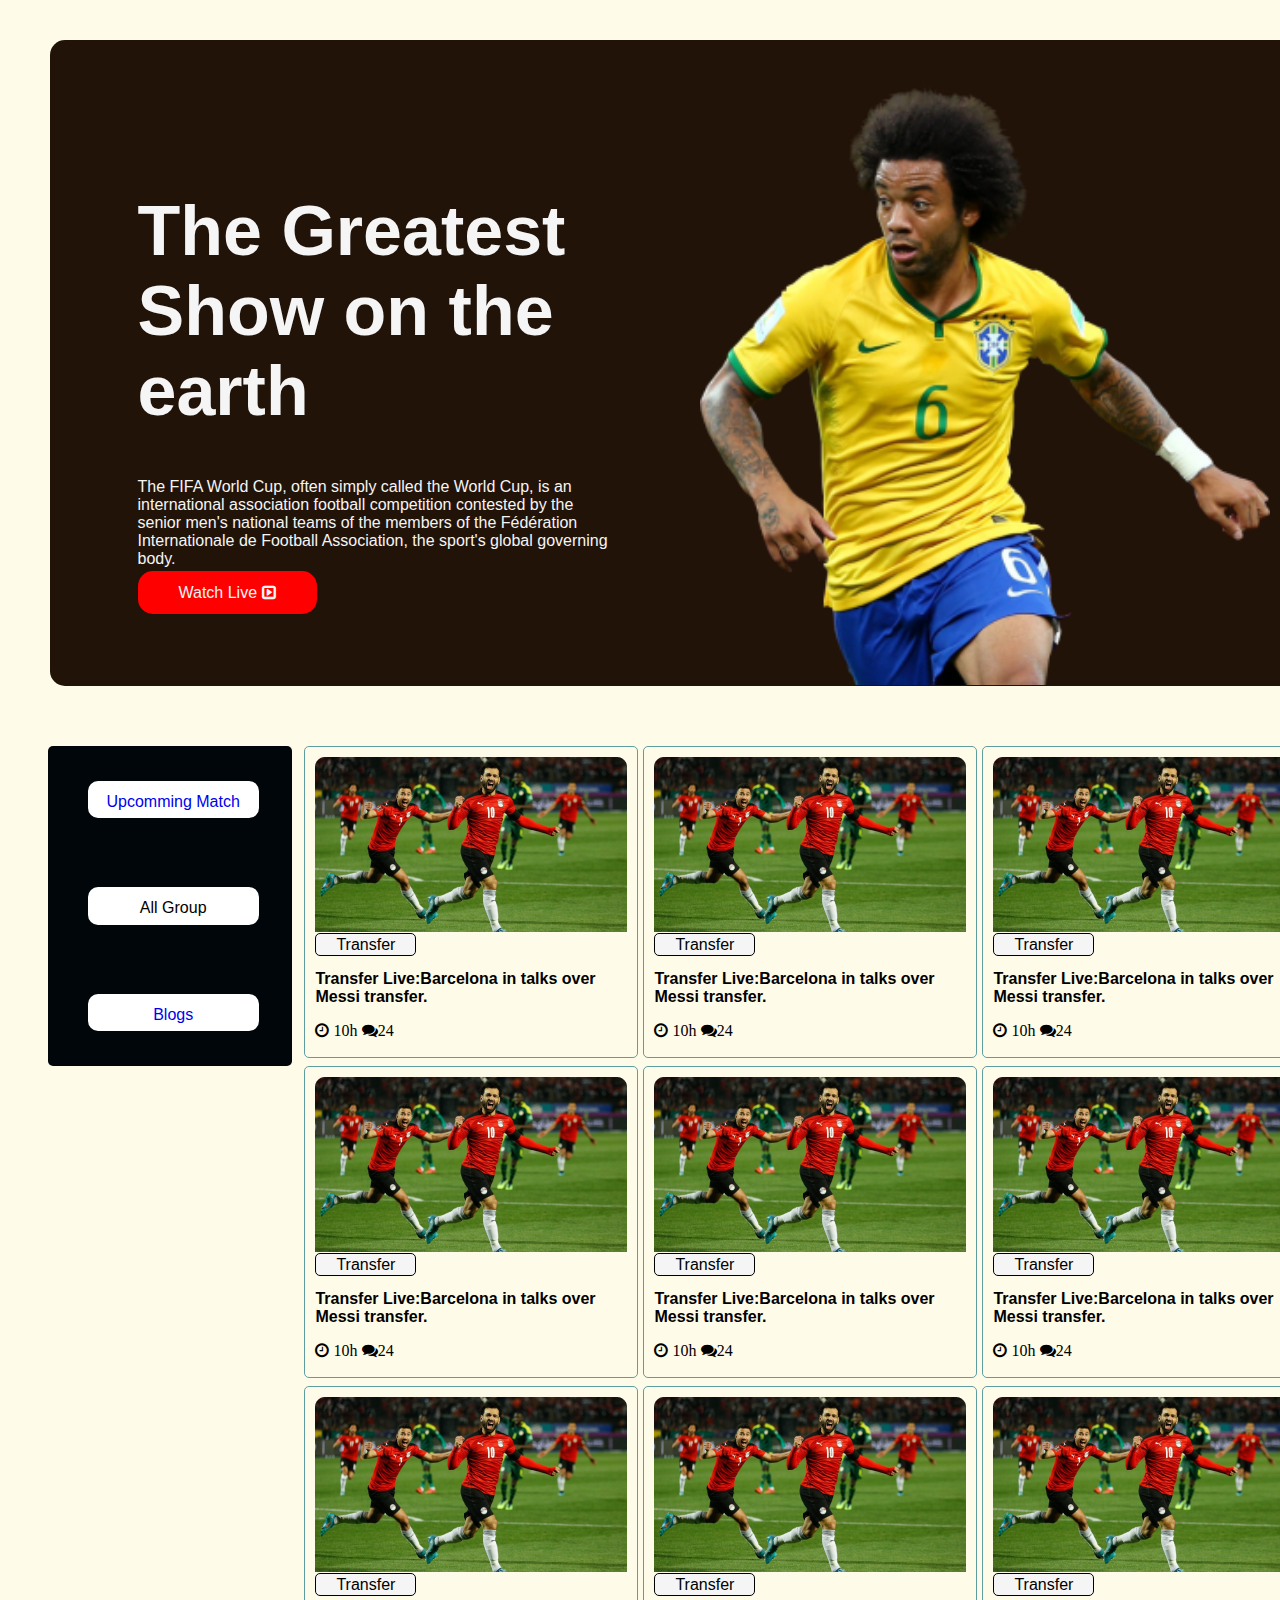
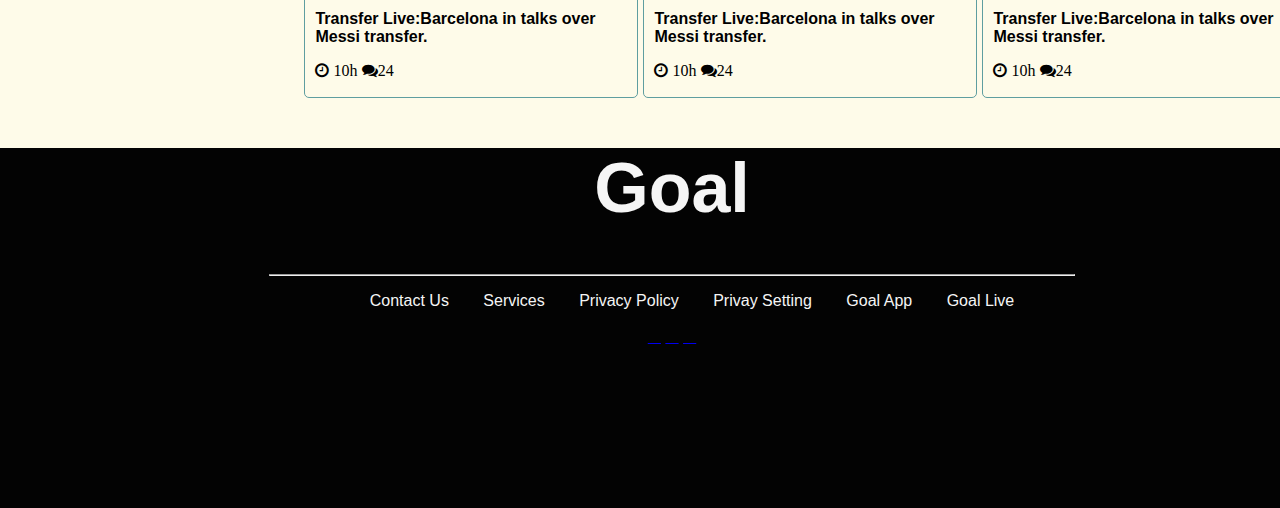
<file: index.html>
<!DOCTYPE html>
<html lang="en">
<head>
    <meta charset="UTF-8">
    <meta http-equiv="X-UA-Compatible" content="IE=edge">
    <meta name="viewport" content="width=device-width, initial-scale=1.0">
    <title>The WorldCup View</title>
    <link rel="preconnect" href="https://fonts.googleapis.com">
    <link rel="preconnect" href="https://fonts.gstatic.com" crossorigin>
    <link href="https://fonts.googleapis.com/css2?family
    =Poppins&family=Raleway:wght@300;400;500;600;700;900&display=swap" rel="stylesheet">

    <link rel="stylesheet" 
    href="https://cdnjs.cloudflare.com/ajax/libs/font-awesome/4.7.0/css/font-awesome.min.css">

    <link rel="stylesheet" type="text/css" href="style.css">

    <link rel="stylesheet" href="https://cdnjs.cloudflare.com/ajax/libs/font-awesome/6.1.1/css/all.min.css"
     integrity="sha512-KfkfwYDsLkIlwQp6LFnl8zNdLGxu9YAA1QvwINks4PhcElQSvqcyVLLD9aMhXd13uQjoXtEKNosOWaZqXgel0g==" 
     crossorigin="anonymous" referrerpolicy="no-referrer" />

<link rel="stylesheet" media="screen and (max-width: 768px)" href="tablet.css">

<link rel="stylesheet" media="screen and (max-width: 600px)" href="mobile.css">


</head>
<body>
    <container>




    <section class="main_section">

        <div class="half-side">
        
            <h1>The Greatest Show on the earth</h1>
            
            
            <p>The FIFA World Cup, often simply called the World Cup, is an international association football competition contested by the senior men's national teams of the members of the Fédération Internationale de Football Association, the sport's global governing body. </p>
            <a class="link-btn" target="_blank" href="">Watch Live <i class="fa fa-caret-square-o-right" aria-hidden="true"></i></a>
            
        </div>
        <div class="half-side">
            <img src="assets/Banner Image.png" alt="">
        </div>


    </section>

  

<section class="content">

    <div class="first-content">

   <div class="timing">
    
    <a  target="_blank" href="website2.html">Upcomming Match</a>
</div>
   <div class="timing">All Group</div>
   <div class="timing">

    <a  target="_blank" href="website2.html">Blogs</a>
   </div>


    </div>




<div class="second-fixed">

<div class="banner">

    <img src="assets/Blog Image.png" alt="">
    <a class="button" target="_blank" href="">Transfer</a>
    <p> <b>Transfer Live:Barcelona in talks over Messi transfer.</b></p>
    
        
        <i class="fa fa-clock-o" aria-hidden="true"> 10h</i>
        <i class="fa fa-comments" aria-hidden="true">24</i> 
    


</div>
<div class="banner">

    <img src="assets/Blog Image.png" alt="">
    <a class="button" target="_blank" href="">Transfer</a>
    <p><b>Transfer Live:Barcelona in talks over Messi transfer.</b></p>
    <i class="fa fa-clock-o" aria-hidden="true"> 10h</i>
        <i class="fa fa-comments" aria-hidden="true">24</i>
</div>
<div class="banner">

    <img src="assets/Blog Image.png" alt="">
    <a class="button" target="_blank" href="">Transfer</a>
    <p><b>Transfer Live:Barcelona in talks over Messi transfer.</b></p>
    <i class="fa fa-clock-o" aria-hidden="true"> 10h</i>
        <i class="fa fa-comments" aria-hidden="true">24</i>
</div>
<div class="banner">

    <img src="assets/Blog Image.png" alt="">
    <a class="button" target="_blank" href="">Transfer</a>
    <p><b>Transfer Live:Barcelona in talks over Messi transfer.</b></p>
    <i class="fa fa-clock-o" aria-hidden="true"> 10h</i>
        <i class="fa fa-comments" aria-hidden="true">24</i>
</div>
<div class="banner">

    <img src="assets/Blog Image.png" alt="">
    <a class="button" target="_blank" href="">Transfer</a>
    <p><b>Transfer Live:Barcelona in talks over Messi transfer.</b></p>
    <i class="fa fa-clock-o" aria-hidden="true"> 10h</i>
        <i class="fa fa-comments" aria-hidden="true">24</i>
</div>
<div class="banner">

    <img src="assets/Blog Image.png" alt="">
    <a class="button" target="_blank" href="">Transfer</a>
    <p><b>Transfer Live:Barcelona in talks over Messi transfer.</b></p>
    <i class="fa fa-clock-o" aria-hidden="true"> 10h</i>
        <i class="fa fa-comments" aria-hidden="true">24</i>
</div>

<div class="banner">

    <img src="assets/Blog Image.png" alt="">
    <a class="button" target="_blank" href="">Transfer</a>
    <p><b>Transfer Live:Barcelona in talks over Messi transfer.</b></p>
    <i class="fa fa-clock-o" aria-hidden="true"> 10h</i>
        <i class="fa fa-comments" aria-hidden="true">24</i>
</div>
<div class="banner">

    <img src="assets/Blog Image.png" alt="">
    <a class="button" target="_blank" href="">Transfer</a>
    <p><b>Transfer Live:Barcelona in talks over Messi transfer.</b></p>
    <i class="fa fa-clock-o" aria-hidden="true"> 10h</i>
        <i class="fa fa-comments" aria-hidden="true">24</i>
</div>
<div class="banner">

    <img src="assets/Blog Image.png" alt="">
    <a class="button" target="_blank" href="">Transfer</a>
    <p><b>Transfer Live:Barcelona in talks over Messi transfer.</b></p>
    <i class="fa fa-clock-o" aria-hidden="true"> 10h</i>
        <i class="fa fa-comments" aria-hidden="true">24</i>
</div>






</div>





</section>

<footer>
<h1>Goal</h1><hr/>
<div class="footer-content">

    <ul>

         <li class="footer-content1"><a href="#" target="_blank">Contact Us</a></li>
         <li class="footer-content2"><a href="#">Services</a></li>        
         <li class="footer-content3"><a href="#">Privacy Policy</a></li>
         <li class="footer-content4"><a href="#">Privay Setting</a></li>
         <li class="footer-content5"><a href="#">Goal App</a></li>
         <li class="footer-content5"><a href="#">Goal Live</a></li>
    </ul>
  </div>
  <div class="social">
    
    
    <a href="https:///www.facebook.com/mdrasell.khan/" target="_blank"><i class="fab fa-facebook-f"></i></a>
    <a href="https:////www.instagram.com/mohiuudin_rashel_shah/" target="_blank"><i class="fab fa-instagram"></i></a>
    <a href="https://www.linkedin.com/in/md-rashel-9bb32121b/" target="_blank"><i class="fab fa-linkedin"></i></a>
    
    

</div>

</footer>






    </container>
</body>
</html>
</file>
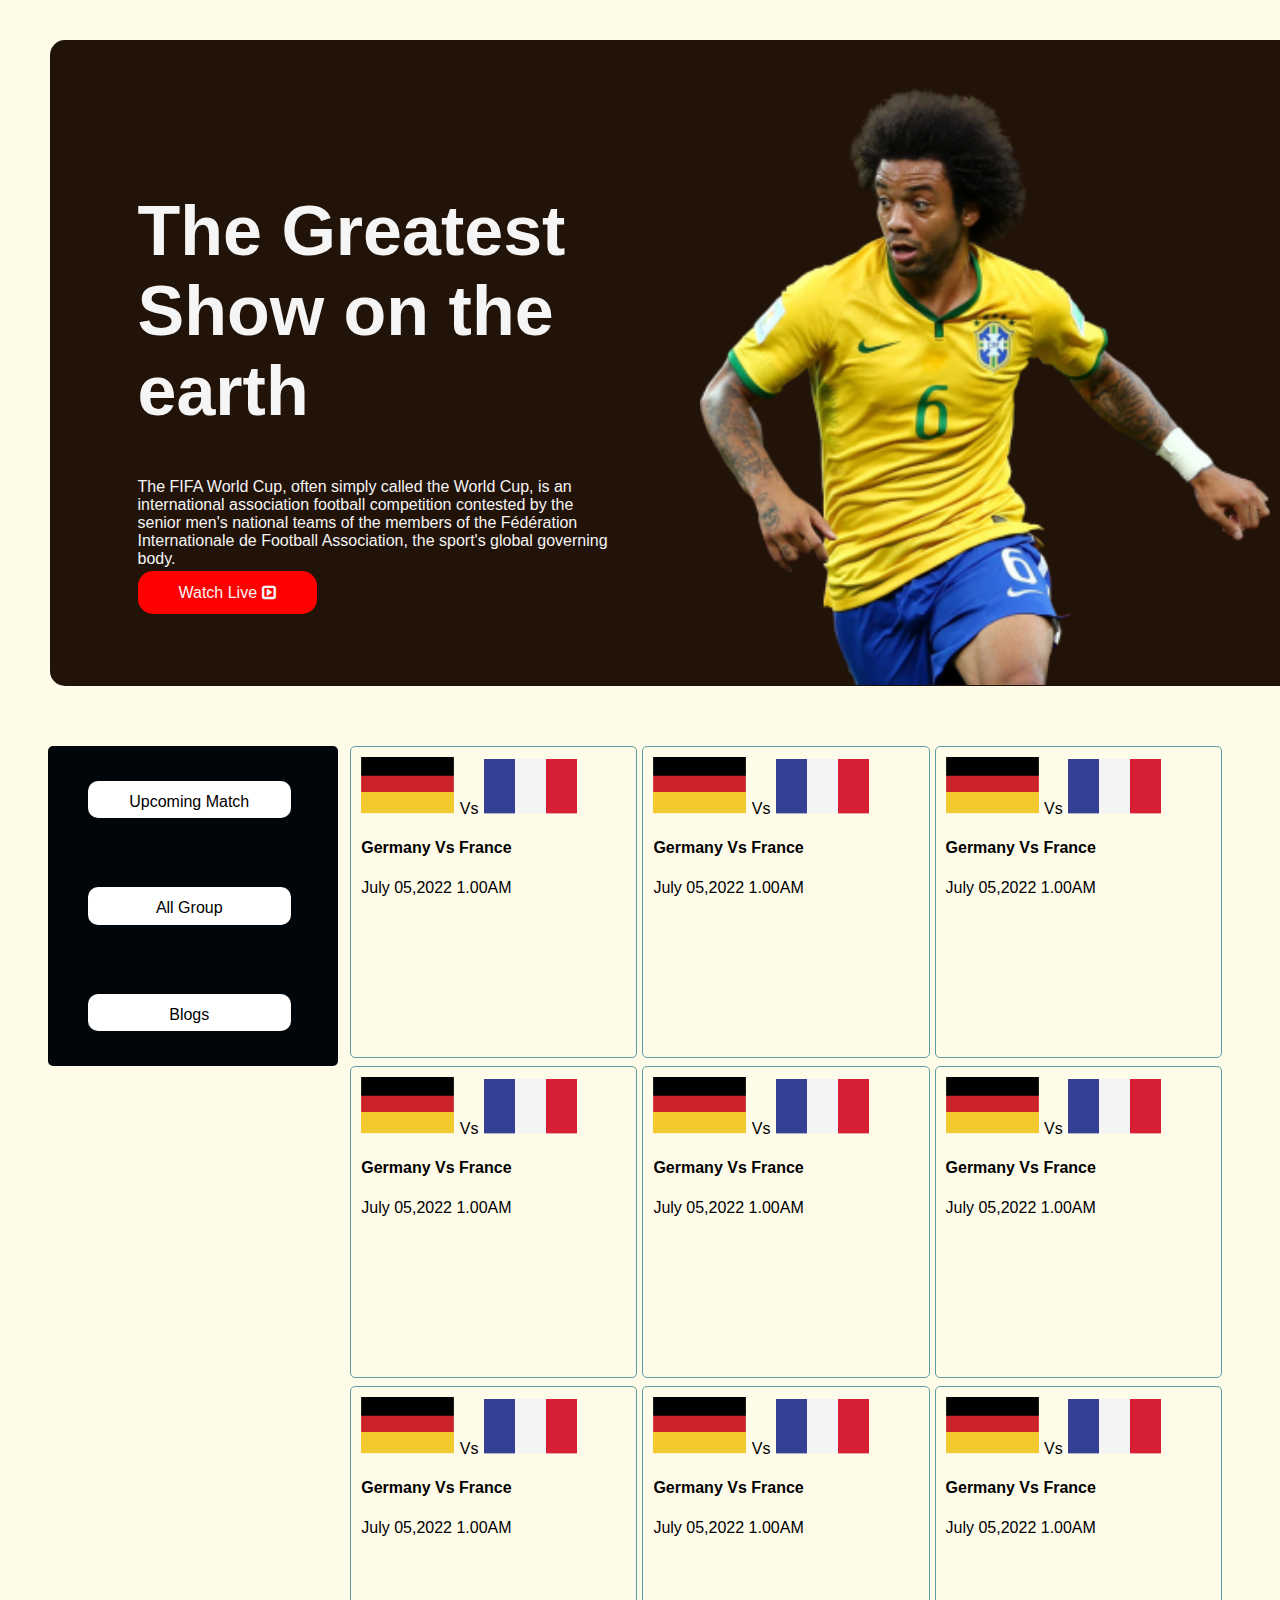
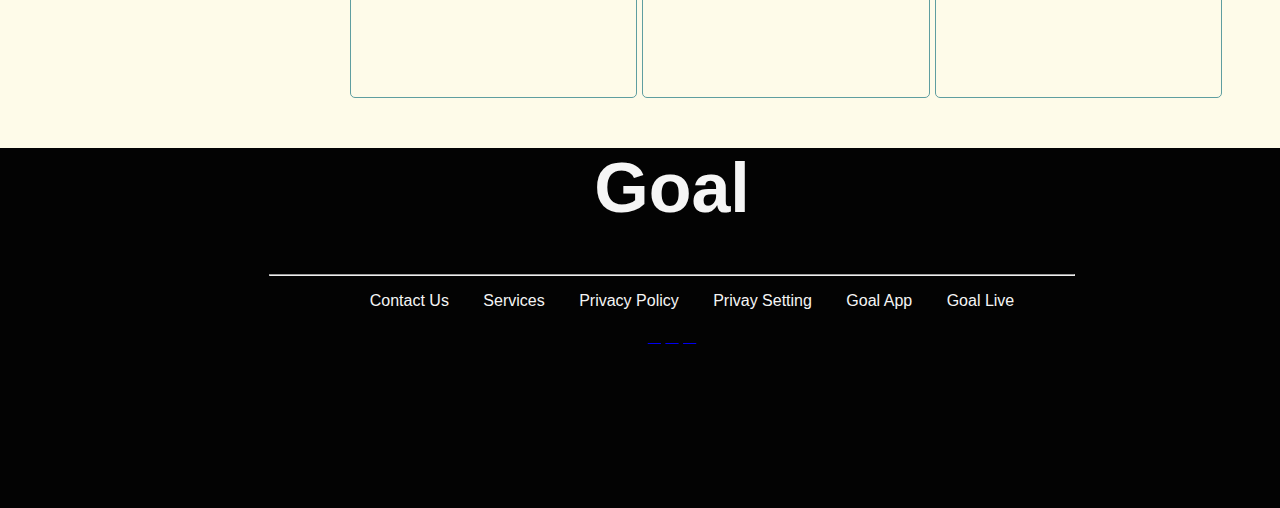
<file: website2.html>
<!DOCTYPE html>
<html lang="en">
<head>
    <meta charset="UTF-8">
    <meta http-equiv="X-UA-Compatible" content="IE=edge">
    <meta name="viewport" content="width=device-width, initial-scale=1.0">
    <title>The WorldCup View Match </title>
    <link rel="preconnect" href="https://fonts.googleapis.com">
    <link rel="preconnect" href="https://fonts.gstatic.com" crossorigin>
    <link href="https://fonts.googleapis.com/css2?family
    =Poppins&family=Raleway:wght@300;400;500;600;700;900&display=swap" rel="stylesheet">

    <link rel="stylesheet" href="https://cdnjs.cloudflare.com/ajax/libs/font-awesome/6.1.1/css/all.min.css"
     integrity="sha512-KfkfwYDsLkIlwQp6LFnl8zNdLGxu9YAA1QvwINks4PhcElQSvqcyVLLD9aMhXd13uQjoXtEKNosOWaZqXgel0g==" 
     crossorigin="anonymous" referrerpolicy="no-referrer" />

    <link rel="stylesheet" 
    href="https://cdnjs.cloudflare.com/ajax/libs/font-awesome/4.7.0/css/font-awesome.min.css">


    

    <link rel="stylesheet" type="text/css" href="style.css">

    <link rel="stylesheet" media="screen and (max-width: 768px)" href="tablet.css">

<link rel="stylesheet" media="screen and (max-width: 600px)" href="mobile.css">
</head>
<body>
    <container>



       


    <section class="main_section">

        <div class="half-side">
        
            <h1>The Greatest Show on the earth</h1>
            
            
            <p>The FIFA World Cup, often simply called the World Cup, is an international association football competition contested by the senior men's national teams of the members of the Fédération Internationale de Football Association, the sport's global governing body. </p>
            <a class="link-btn" target="_blank" href="">Watch Live <i class="fa fa-caret-square-o-right" aria-hidden="true"></i></a>
        </div>
        <div class="half-side">
            <img src="assets/Banner Image.png" alt="">
        </div>


    </section>

 



<section class="content">

    <div class="first-content">

   <div class="timing">Upcoming Match</div>
   <div class="timing">All Group</div>
   <div class="timing">Blogs</div>


    </div>



<div class="second-fixed">

<div class="banner">

    <img src="assets/germany Flag.png" alt="">
    Vs
    <img src="assets/Flag.png" alt="">
    <h4>Germany Vs France</h4>
    <p>July 05,2022  1.00AM</p>


</div>
<div class="banner">

    <img src="assets/germany Flag.png" alt="">
    Vs
    <img src="assets/Flag.png" alt="">
    <h4>Germany Vs France</h4>
    <p>July 05,2022  1.00AM</p>

    
</div>
<div class="banner">

    <img src="assets/germany Flag.png" alt="">
    Vs
    <img src="assets/Flag.png" alt="">
    <h4>Germany Vs France</h4>
    <p>July 05,2022 1.00AM</p>

    
</div>
<div class="banner">

    <img src="assets/germany Flag.png" alt="">
    Vs
    <img src="assets/Flag.png" alt="">
    <h4>Germany Vs France</h4>
    <p>July 05,2022 1.00AM</p>

    
</div>
<div class="banner">

    <img src="assets/germany Flag.png" alt="">
    Vs
    <img src="assets/Flag.png" alt="">
    <h4>Germany Vs France</h4>
    <p>July 05,2022  1.00AM</p>

    
</div>
<div class="banner">

    <img src="assets/germany Flag.png" alt="">
    Vs
    <img src="assets/Flag.png" alt="">
    <h4>Germany Vs France</h4>
    <p>July 05,2022  1.00AM</p>

    
</div>
<div class="banner">

    <img src="assets/germany Flag.png" alt="">
    Vs
    <img src="assets/Flag.png" alt="">
    <h4>Germany Vs France</h4>
    <p>July 05,2022  1.00AM</p>

    
</div><div class="banner">

    <img src="assets/germany Flag.png" alt="">
    Vs
    <img src="assets/Flag.png" alt="">
    <h4>Germany Vs France</h4>
    <p>July 05,2022  1.00AM</p>

    
</div><div class="banner">

    <img src="assets/germany Flag.png" alt="">
    Vs
    <img src="assets/Flag.png" alt="">
    <h4>Germany Vs France</h4>
    <p>July 05,2022  1.00AM</p>

    
</div>




</section>

<footer>
<h1>Goal</h1><hr/>
<div class="footer-content">

    <ul>

         <li class="footer-content1"><a href="#" target="_blank">Contact Us</a></li>
         <li class="footer-content2"><a href="#">Services</a></li>        
         <li class="footer-content3"><a href="#">Privacy Policy</a></li>
         <li class="footer-content4"><a href="#">Privay Setting</a></li>
         <li class="footer-content5"><a href="#">Goal App</a></li>
         <li class="footer-content5"><a href="#">Goal Live</a></li>
    </ul>
  </div>
  <div class="social">
    
    
    <a href="https://www.facebook.com/mdrasell.khan/" target="_blank"><i class="fab fa-facebook-f"></i></a>
    <a href="https://www.instagram.com/mohiuudin_rashel_shah/" target="_blank"><i class="fab fa-instagram"></i></a>
    <a href="https://www.linkedin.com/in/md-rashel-9bb32121b/" target="_blank"><i class="fab fa-linkedin"></i></a>
    
    

</div>



</footer>






    </container>
</body>
</html>
</file>
<file: style.css>
*{
    box-sizing: border-box;
}




body{
    font-family: 'Poppins', sans-serif;
margin: 0;

padding: 0;
overflow-x: hidden;
width:105vw;
background-color: #fefbe9;

}

.main_section{

background-color:  #221309;
color: whitesmoke;
display: flex;

margin: 40px; 
margin-left: 50px;


align-items: center;
height: 646px;
width: 1250px;
border-radius: 15px;

}
.main_section:hover{
    
    background-color:rgb(4, 4, 59);
}

.half-side{
    width:40%;
    float: left;
    margin-left: 5%;
    padding-left: 2%;
    margin-top: 20px;
    
}

.half-side img{
    width: 120%;
    margin-bottom: -28px;
    

}
h1{
    font-size: 70px;
}




.link-btn{
    

    background-color:red;
padding: 12px 40px;
border: 1px solid transparent;
border-radius: 15px;
font-style: 14px;
font-weight: 900px;
text-decoration: none;
color: whitesmoke;

}
.content{

background-color:#fefbe9;


color: whitesmoke;
    
    margin-left: 3%;
    padding-left: 6%; 
    margin-top: 40px;
    border-radius: 5px;
    display: flex;

    
    
}

.timing a:visited{
    
    color: red;
    background-color: red;
}



.first-content{

    align-items: center;
    
    
    width: 25%;
    height: 320px;
    background-color:#00060a;
     
     
    
    margin-left: -6%;
    padding-left: -2%;
    margin-top: 20px;
    border-radius: 5px;
    display: grid;
    
    

}



.timing{

    background-color:white;
    color: black;
    width: 70%;
    height: 35%;
    margin-left:40px;
    padding: 12px;
    border-radius: 10px;
    text-align: center;
    
    
}
.timing a{
    text-decoration: none;
}

#blog{

    background-color:red;
    border-radius: 10px;
    color: black;
    width: 70%;
    height: 35%;
    margin-left:40px;
    padding: 5px;
    padding: 12px;
    text-align: center;
    
} 
@media only screen and (max-width: 600px) {

    .ban{

height: 190px;
color: black;
margin-bottom: 3px;
border: 1px solid rgb(207, 197, 197);
border-radius: 10px;


}



.ban>img{

    width: 45%;
   
    margin: 1px;
    
    
}


}







.second-fixed{

    background-color: #fefbe9;
    
    width:75%;

    margin-left: 1%;
    margin-right: 10%;
    
    margin-top: 20px;
    border-radius: 5px;
    display: grid;
    grid-template-columns: repeat(3,0.5fr);
    row-gap: 5px;
    column-gap: 5px;
    
    
}
.banner{

height: 312px;
color: black;
margin-bottom: 3px;
border: 1px solid cadetblue;
border-radius: 5px;
padding: 10px;

}

  
  


.button{
    

    background-color:whitesmoke;
padding: 2px 20px;
border: 1px solid black; 
border-radius: 5px;
font-style: 14px;
font-weight: 700px;
text-decoration: none;
color: black;


}





footer{

     background-color: #030303; 
    color: whitesmoke;

    text-align: center;

height: 40vh;

    
}


.socials li{
    margin: 0 10px;
}
.footer-content ul li{

    list-style: none;
    display: inline-block;
    padding: 0 15px;
    
    
    }
    
    .footer-content ul li a{
    
        color: whitesmoke;
    text-decoration: none;
    
    
    
    }
    

    hr{
        width:60%;
    
        margin-left: 20%;
       color: rgb(19, 5, 5);
        margin-top: -1px;
    }
    
   
.footer .social {
        text-align: center;
        padding-bottom: 25px;
        color: #1375d6;
        list-style: none;
        display: flex;
        align-items: center;
        justify-content: center;
        margin: 1rem 0 3rem 0;
    }
    
       
    
    .social a i{
        font-size: 1.1rem;
        width: 20px;
        color: rgb(19, 67, 224);
        transition: color .4s ease;
    }
</file>
<file: tablet.css>
/* Medium devices (landscape tablets, 768px and up) */

body{

    background-color:#e1eedd;
}

.main_section{

    background-color:  #221309;
    color: whitesmoke;
    display: flex;
    
    margin: 40px; 
    margin-left: 20px;
    
    
    align-items: center;
    height: 398px;
    width: 734px;
    border-radius: 15px;
    
    }.half-side{
        width:50%;
        
        float: left;
        margin-left: 5%;
        
        margin-left: -10px;
        margin-top: 5px;
        padding-left: 5%;
        
        
        
    }
    
    .half-side img{
        width: 100%;
         
        margin-left: 25px;
    margin-bottom: -45px;
        
    }
    h1{
        font-size: 30px;
    }
    p{
        font-size: small;
    }
    





.first-content{

      display: flex;
      flex-direction: row;
      background-color: #e1eedd;

      width: 100%;
    height: 320px;
    

    
    border-radius: 5px;

}

.timing{

    background-color:white;
    color: black;
    width: 70%;
    height: 25%;
    
    border-radius: 10px;
    text-align: center;
    margin-top: -190px;
    justify-content:space-between;
   
}
.timing a{
    text-decoration: none;


}

.content{

    background-color:#e1eedd;
    
    
    color: whitesmoke;
        
        
        border-radius: 5px;
        display: grid;
        margin-left: -30px;
        
        
    }

    .second-fixed{

        background-color: #e1eedd;
        
        width:75%;
    
        
        margin-right: 10%;
        
       
        border-radius: 5px;
        display: grid;
        grid-template-columns: repeat(2,1fr);
        row-gap: 5px;
        column-gap: 60px;
        margin-top: -190px;


        
        
        
    }
    



footer{

    background-color: #221309; 
   color: whitesmoke;

   text-align: center;

height: 30vh;

   
}
hr{
   width:80%;

   margin-left: 10%;
color: darkgrey;
margin-top: -1px;
}

.footer-content ul li{

   list-style: none;
   display:inline-block;
   
   padding: 0 15px; 
   margin-left: -25px;
   
   
   }
</file>
<file: mobile.css>
body{

    background-color:#e1eedd;
}

.main_section{

    background-color:  #221309;
    color: whitesmoke;
    display: flex;
    flex-direction: column;
    
    margin: 40px; 
    margin-left: 20px;
    
    
    align-items: center;
    height: 480px;
    width: 472px;
    border-radius: 15px;
    
    }.main_section p{

text-overflow: ellipsis;
white-space: nowrap;
overflow: hidden;

    }
    
    .half-side{
        width:50%;
        
        float: left;
        margin-left: 5%;
        
        margin-left: -10px;
        margin-top: 5px;
        padding-left: 5%;
        
        
        
    }
    
    .half-side img{
        width: 153%;
         
        margin-left: 25px;
    margin-bottom: -90px;
        
    }
    h1{
        font-size: 20px;
    }
    p{
        font-size:smaller;
    }
    







.first-content{

      display: flex;
       flex-direction:column; 

      
      background-color: #e1eedd;

      width: 100%;
   
    
margin-top: 330px;
margin-left: -50px;
    
    border-radius: 5px;
padding: 1%;
row-gap: 45px;
} 

.timing{

    background-color:white;
    color: black;
    width: 60%;
    height: 20%;
   
    border-radius: 10px;
    text-align: center;
   
   
}
.timing a{
    text-decoration: none;


}

.content{

    background-color:#e1eedd;
    
    
    color: whitesmoke;
        
       
        border-radius: 5px;
        display: grid;
        margin-left: 30px;

        
        
        
    }

    .second-fixed{

        background-color: #e1eedd;
        
        width:75%;
    
        
        margin-right: 10%;
        
        
       
        border-radius: 5px;
        display: grid;
        grid-template-columns: repeat(1,1fr);
     
        column-gap: 60px;
        margin-top: -400px;


        
        
        
    }

    .ban img{

width: 100%;

    }
    



footer{

    background-color: #221309; 
   color: whitesmoke;

   text-align: center;

height: 40vh;

   
}
hr{
   width:80%;

   margin-left: 10%;
color: darkgrey;
margin-top: -1px;
}

.footer-content ul li{

   list-style: none;
   display:grid;
   
   padding: 0 15px; 
   margin-left: -25px;
   
   
   }
</file>
